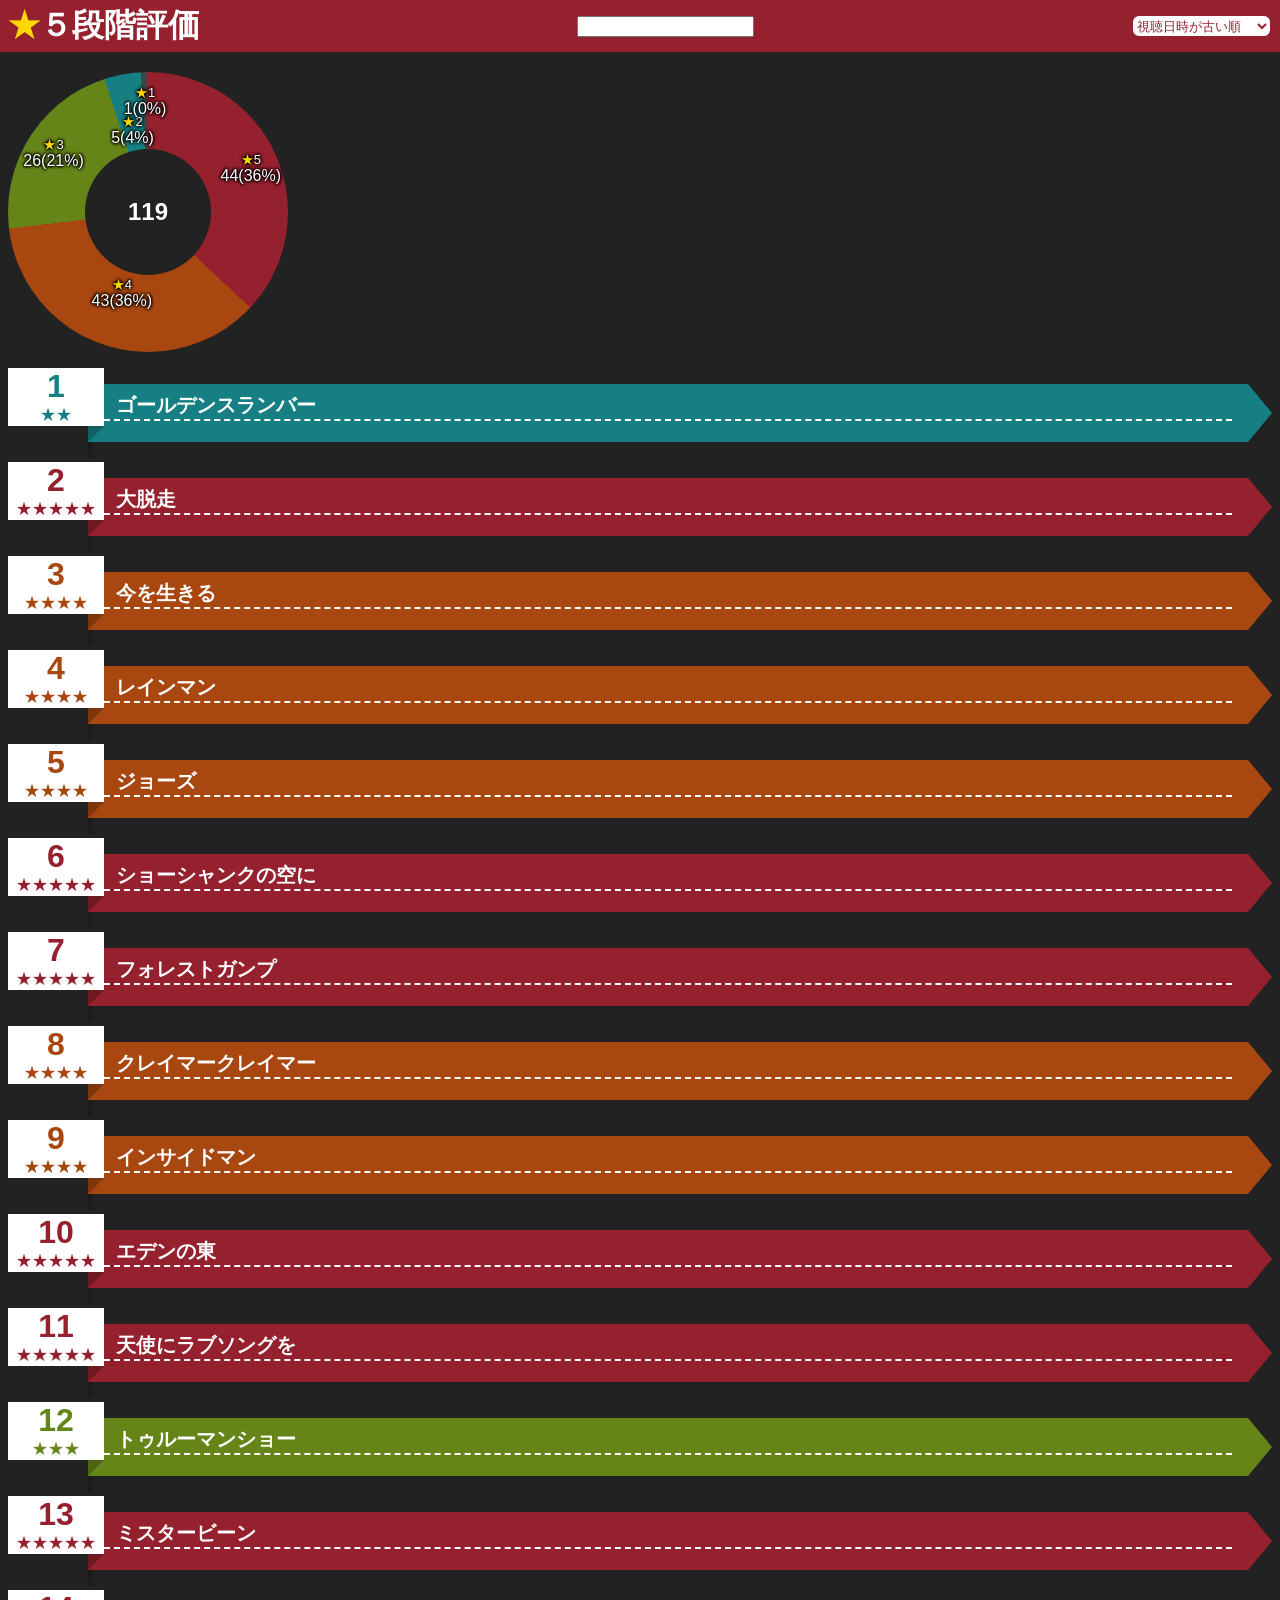
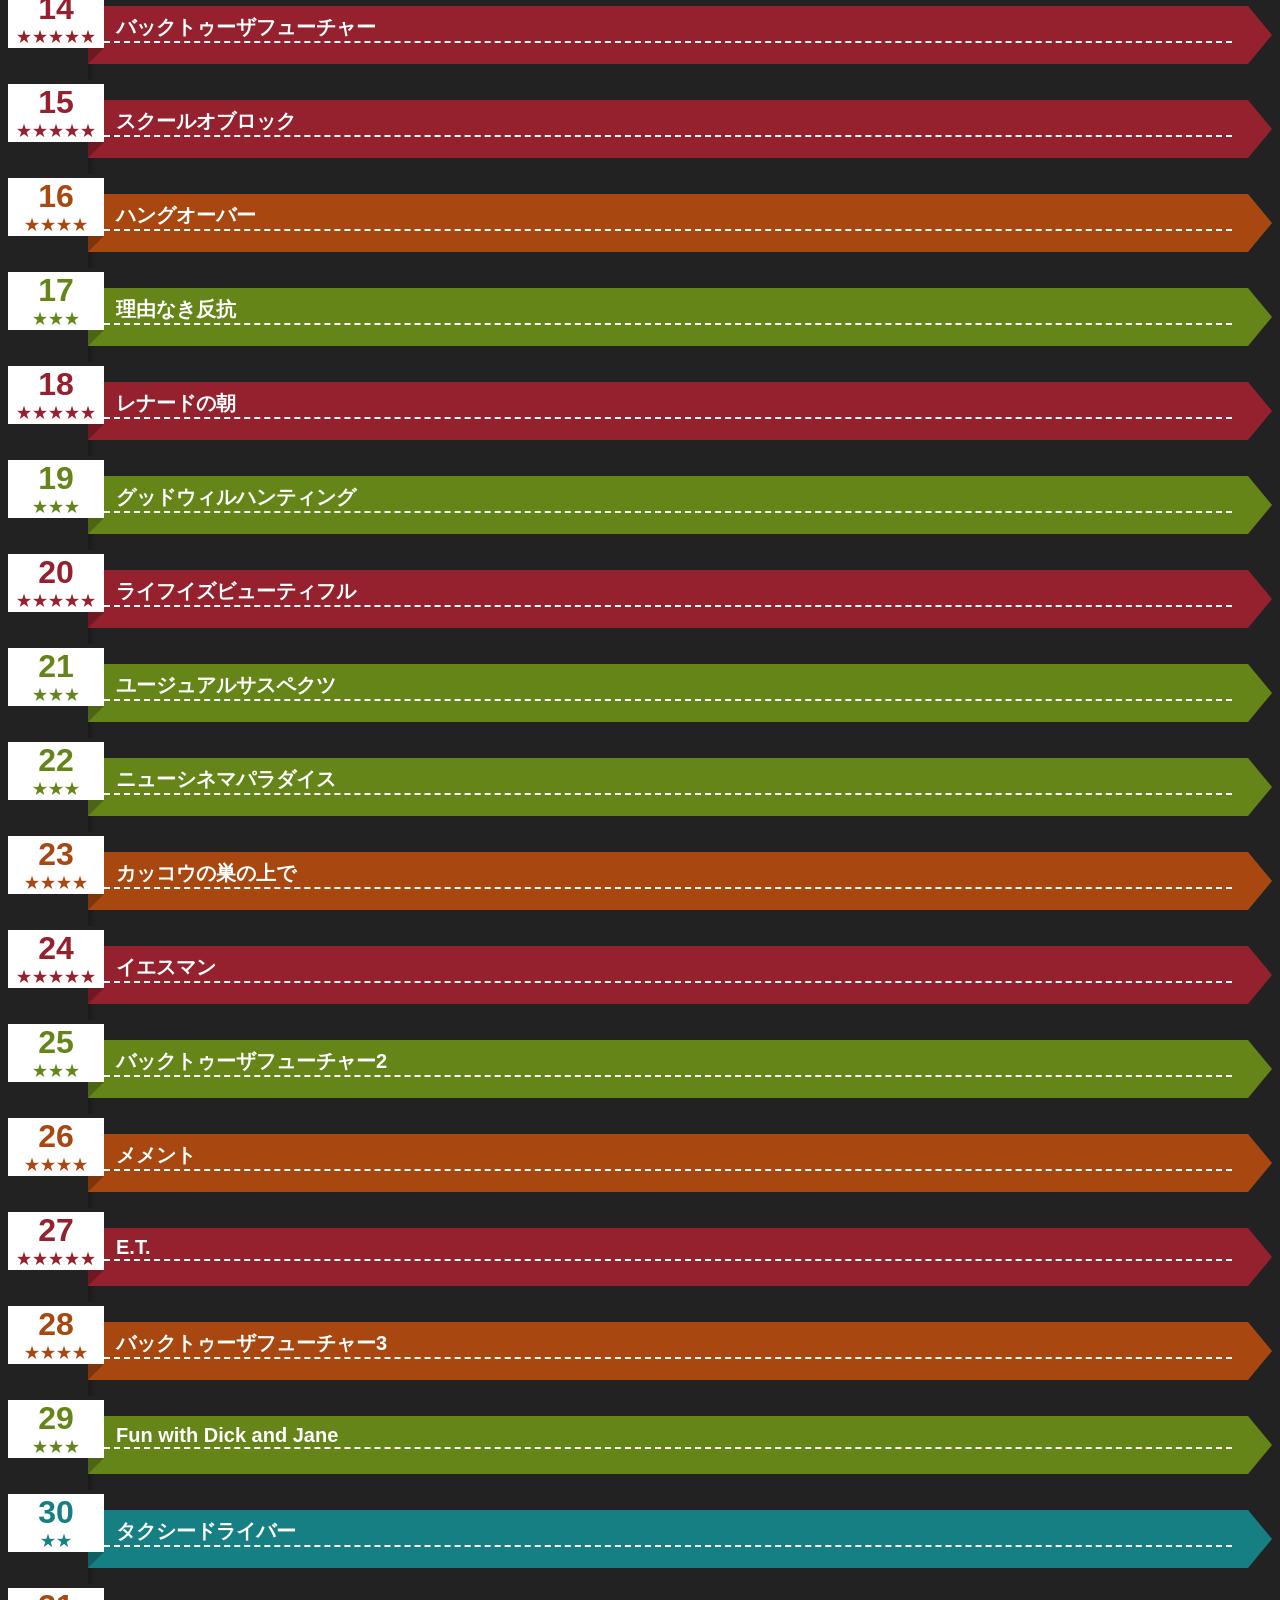
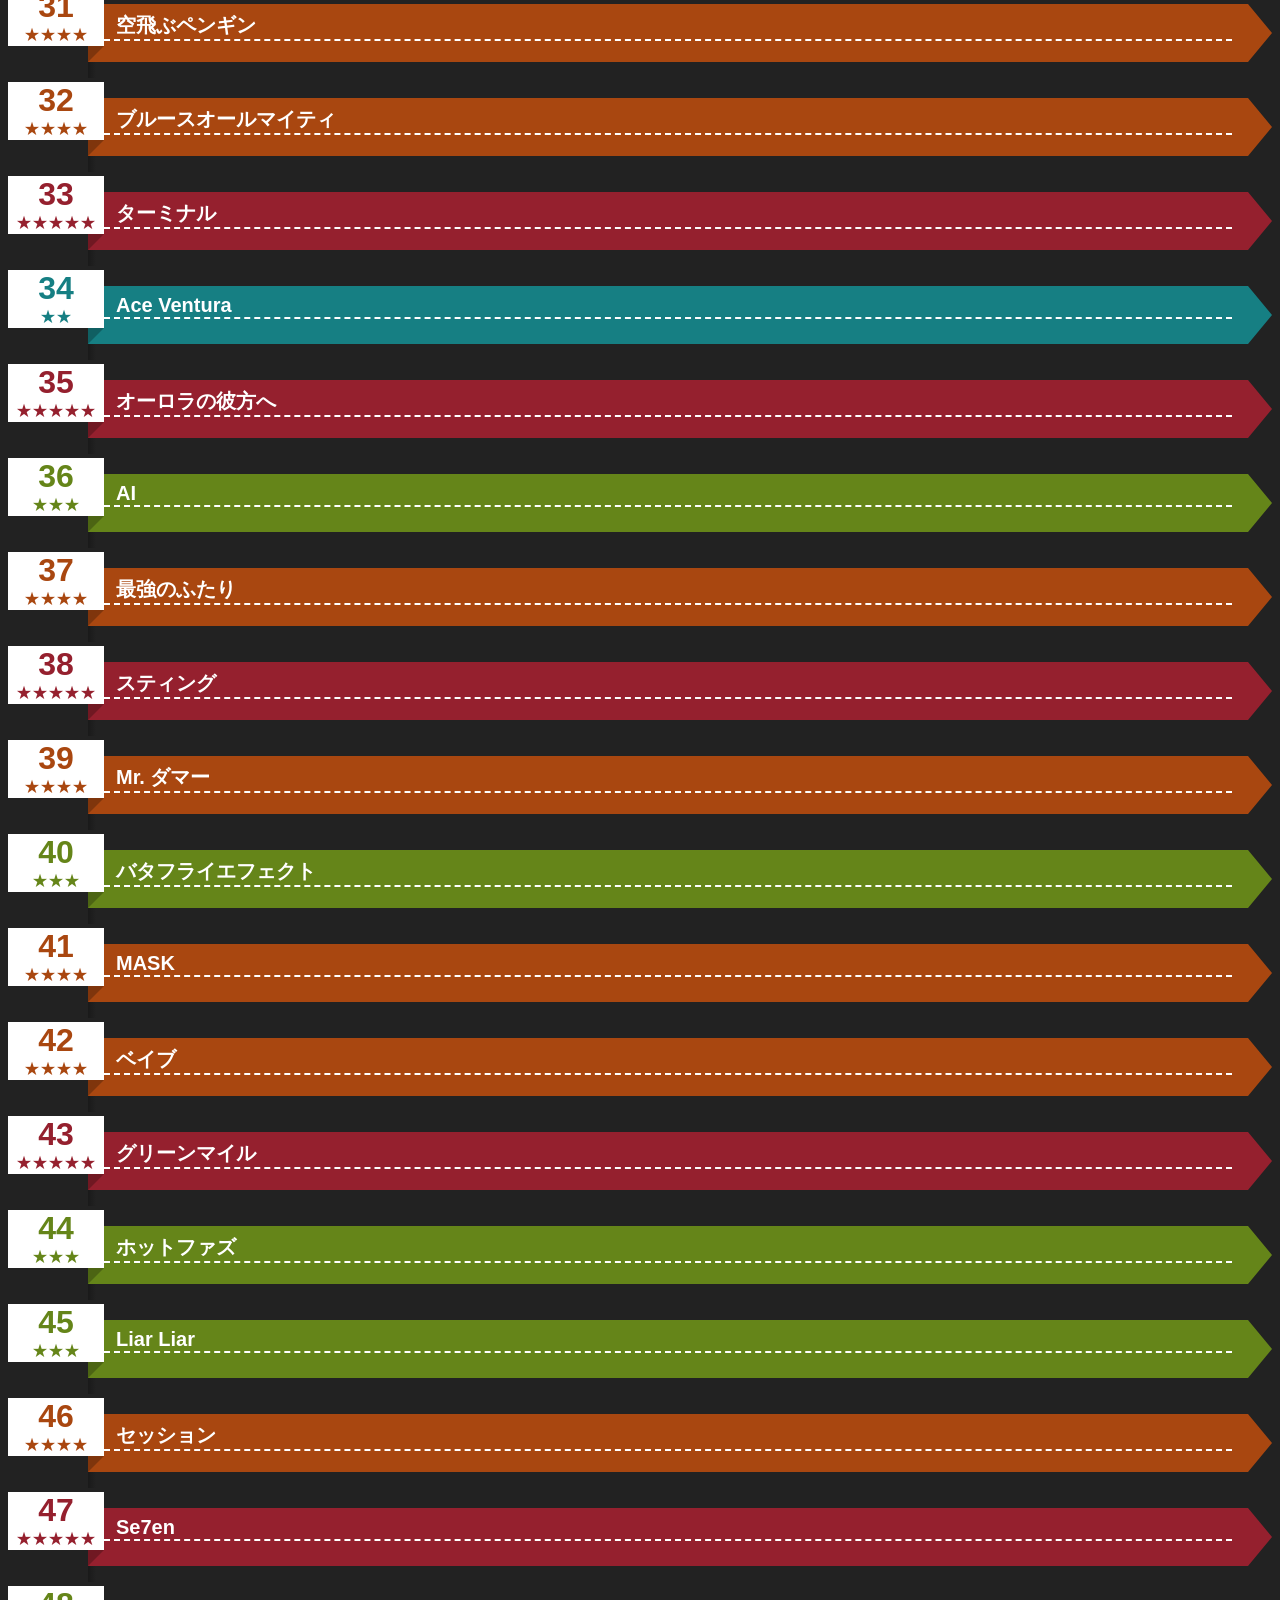
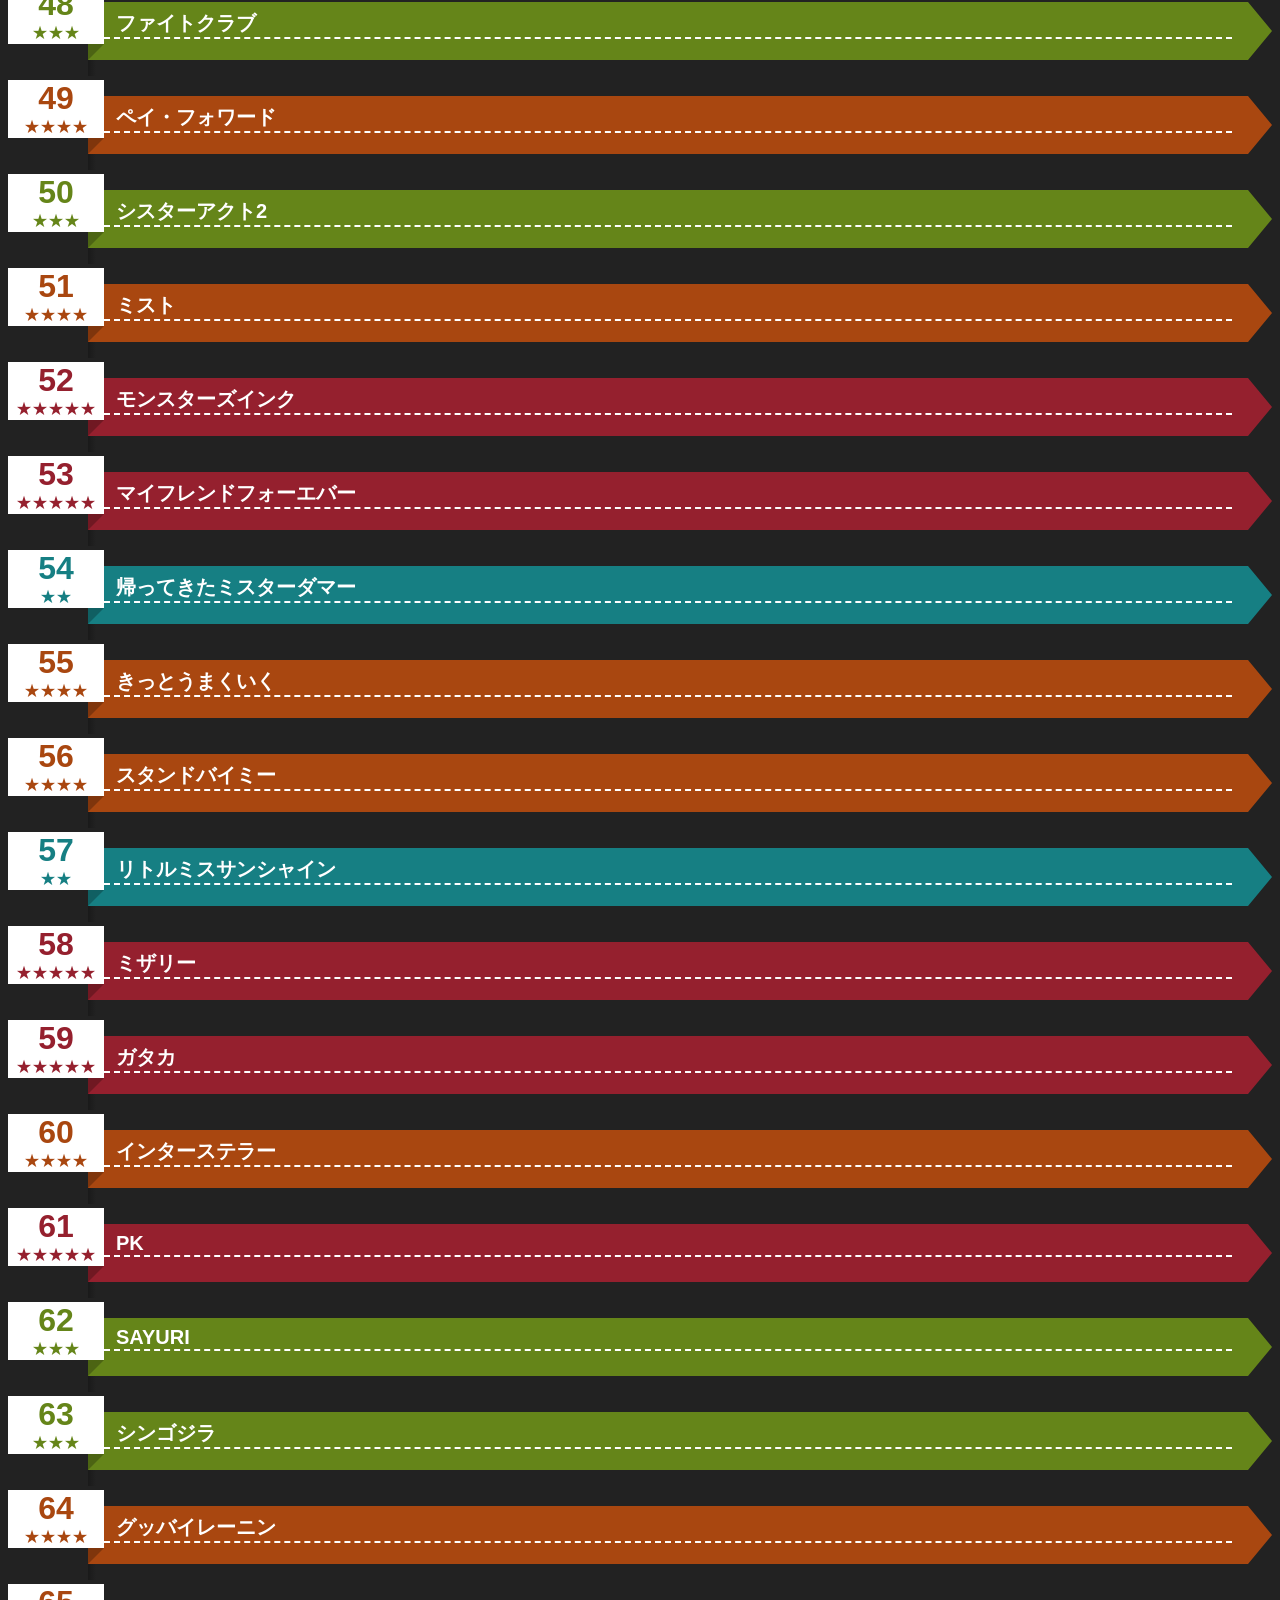
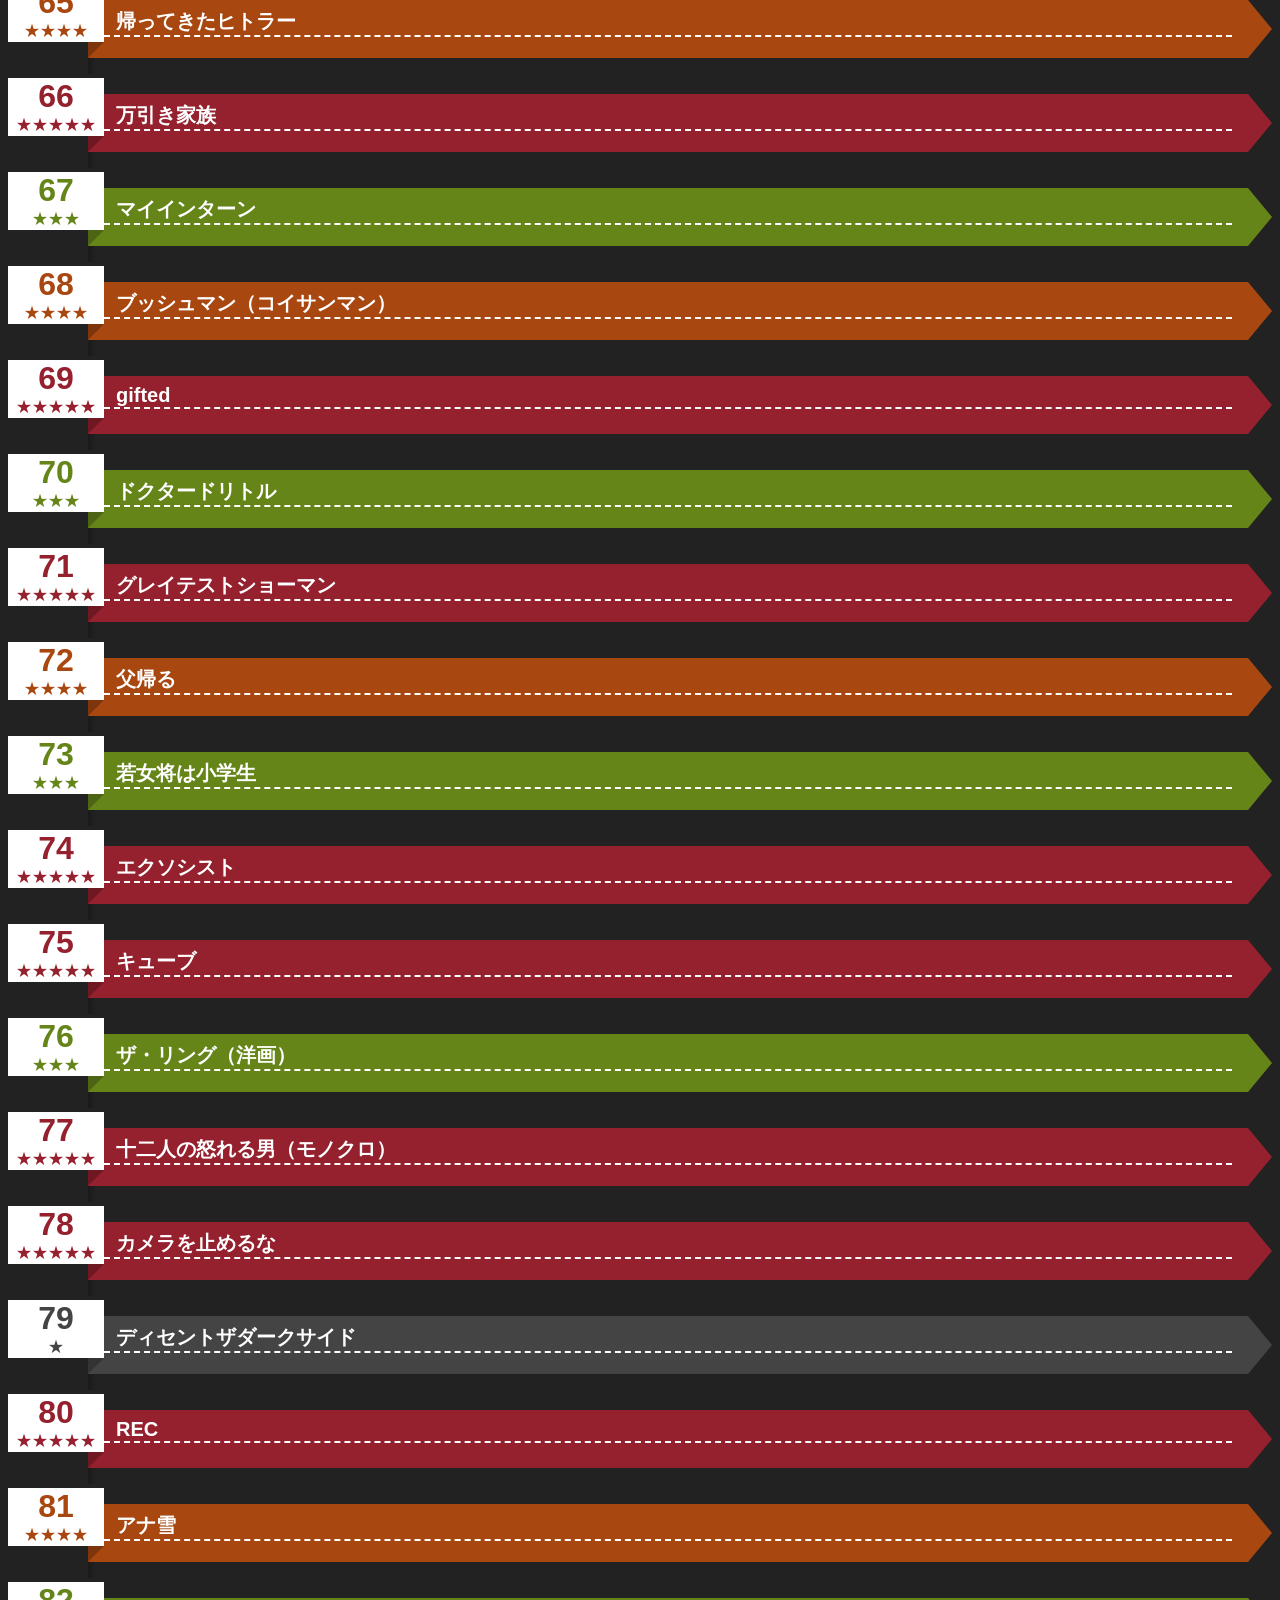
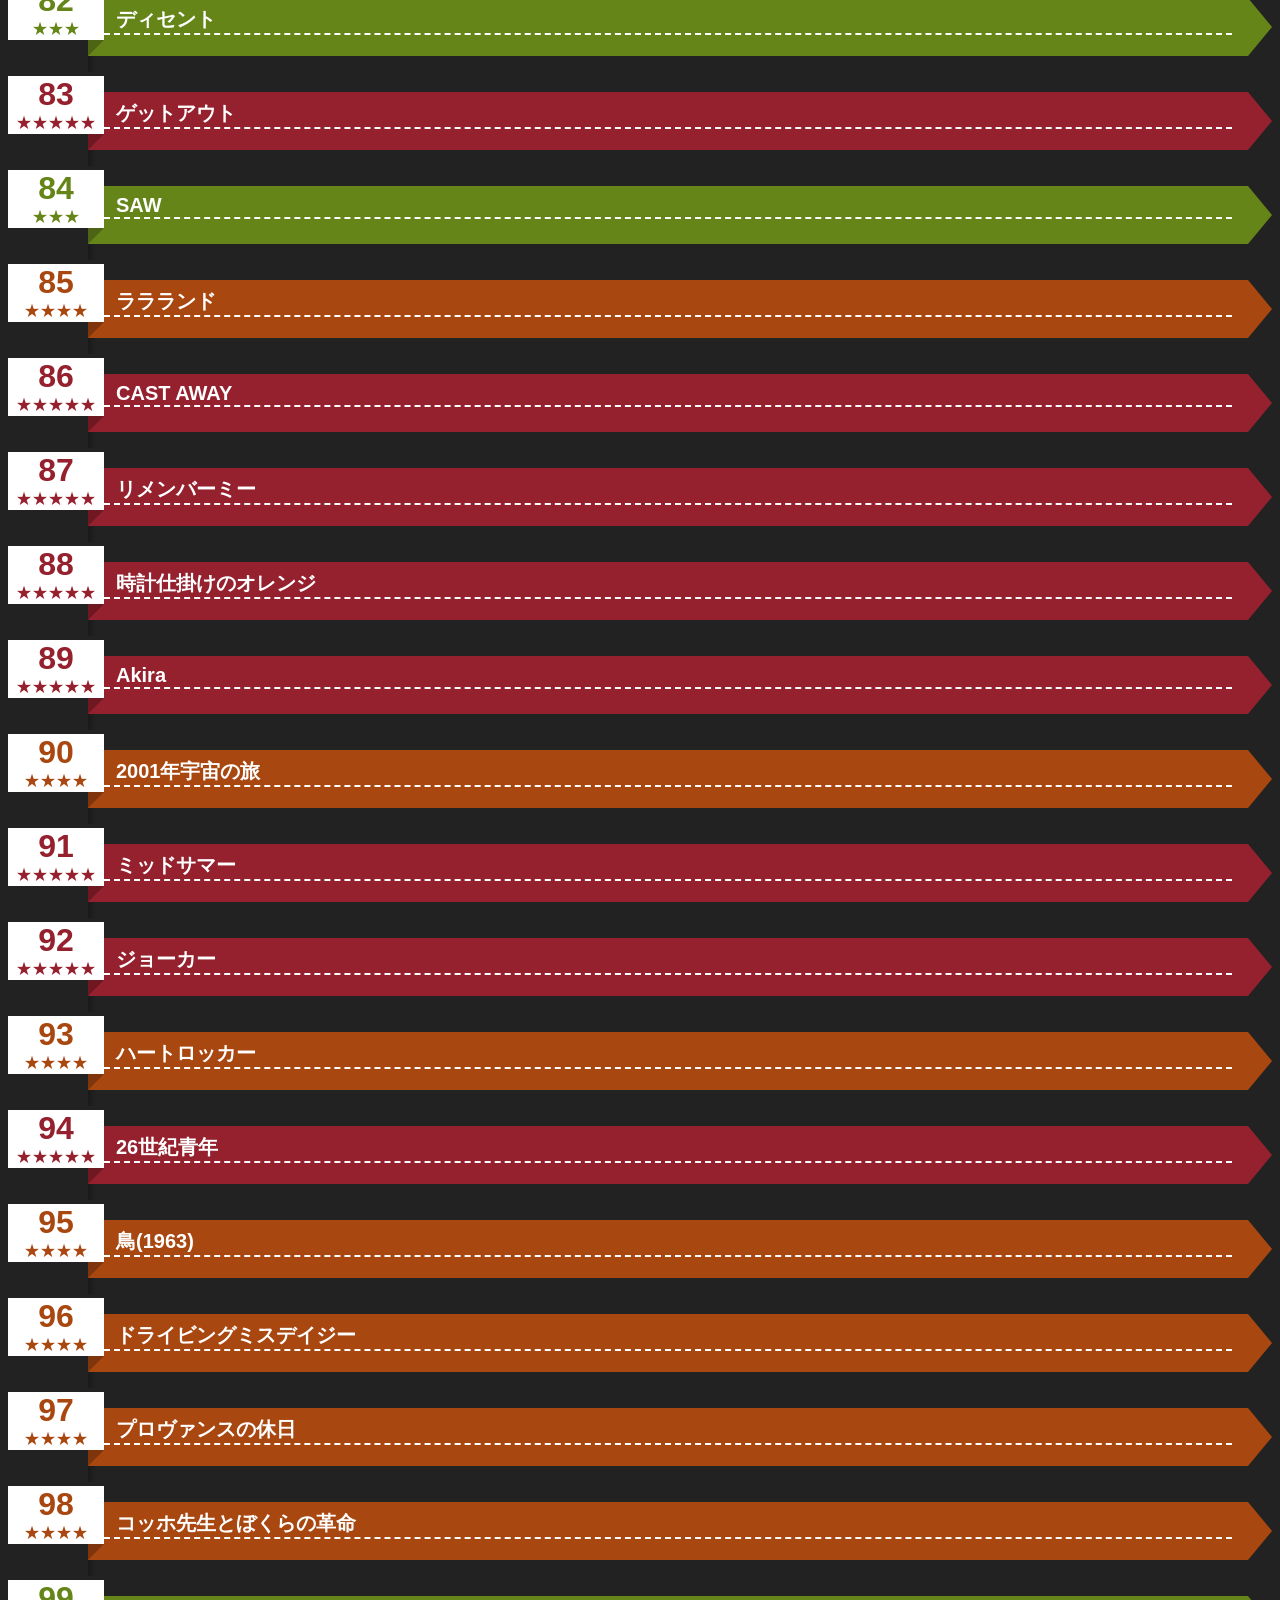
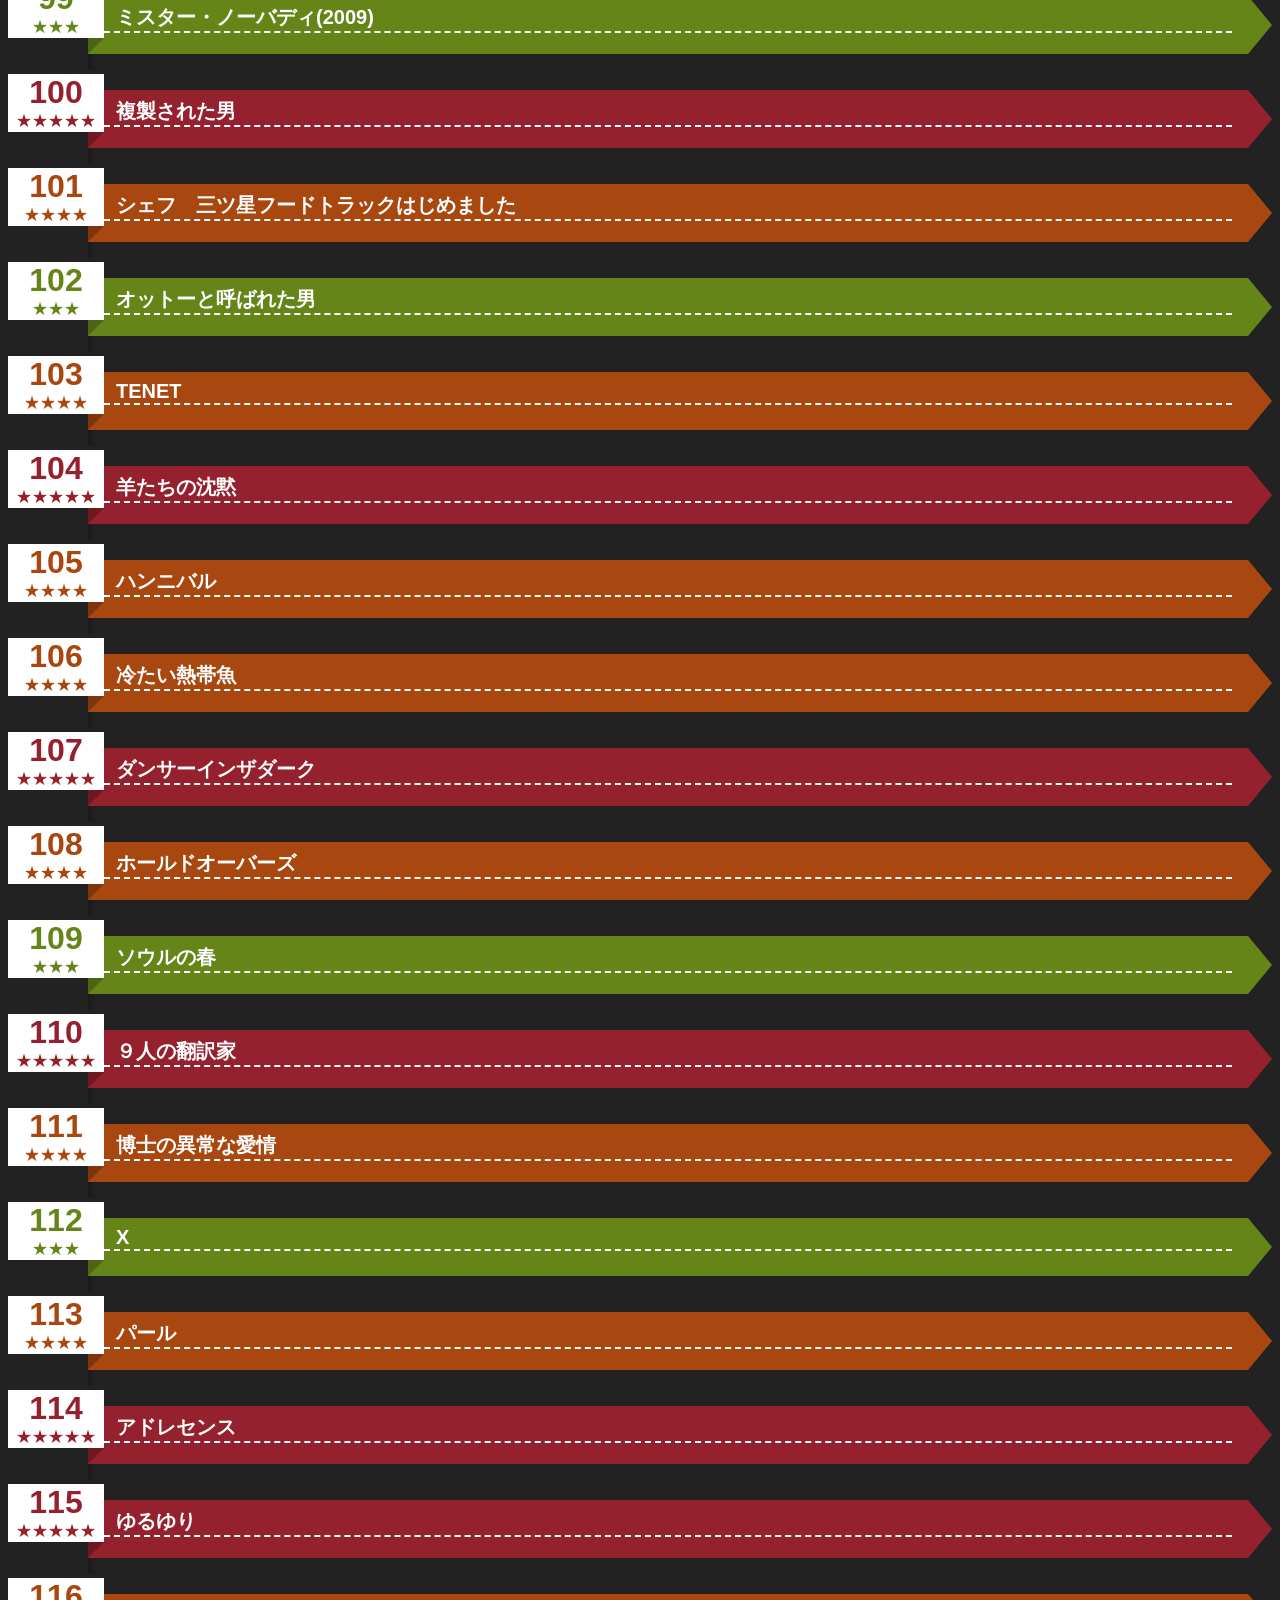
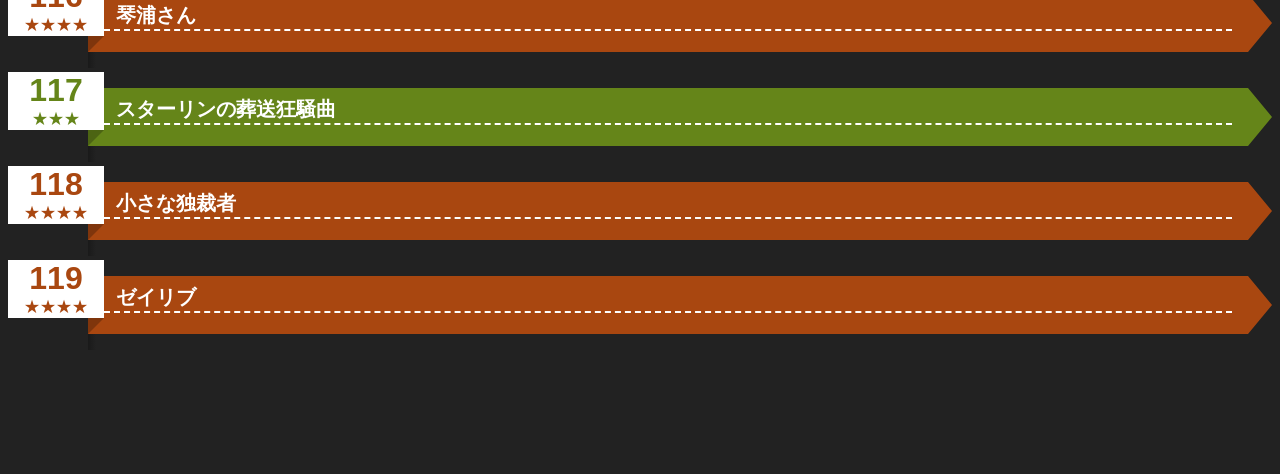
<file: index.html>
<!DOCTYPE html>
<html lang="ja">
    <header>
        <meta charset="utf-8">
        <title>映画リスト</title>
        <meta name="viewport" content="width=device-width, initial-scale=1.0">
        <link rel="stylesheet" type="text/css" href="./css/movieList.css">
        <script type='text/javascript' src="./films.txt"></script>
        <script type='text/javascript' src="./js/jquery-3.7.1.min.js"></script>
        <script type='text/javascript' src="./js/movieList.js"></script>
    </header>
    <body>
        <div id="header">
            <h1 id="description"><span>★</span>５段階評価</h1>
            <input id="searchBox" type="text">
            <select id="filter"></select>
        </div>
        <main>
            <div class="rateGraph"></div>
            <ol id="movieArea"></ol>
        </main>
    </body>
</html>
</file>
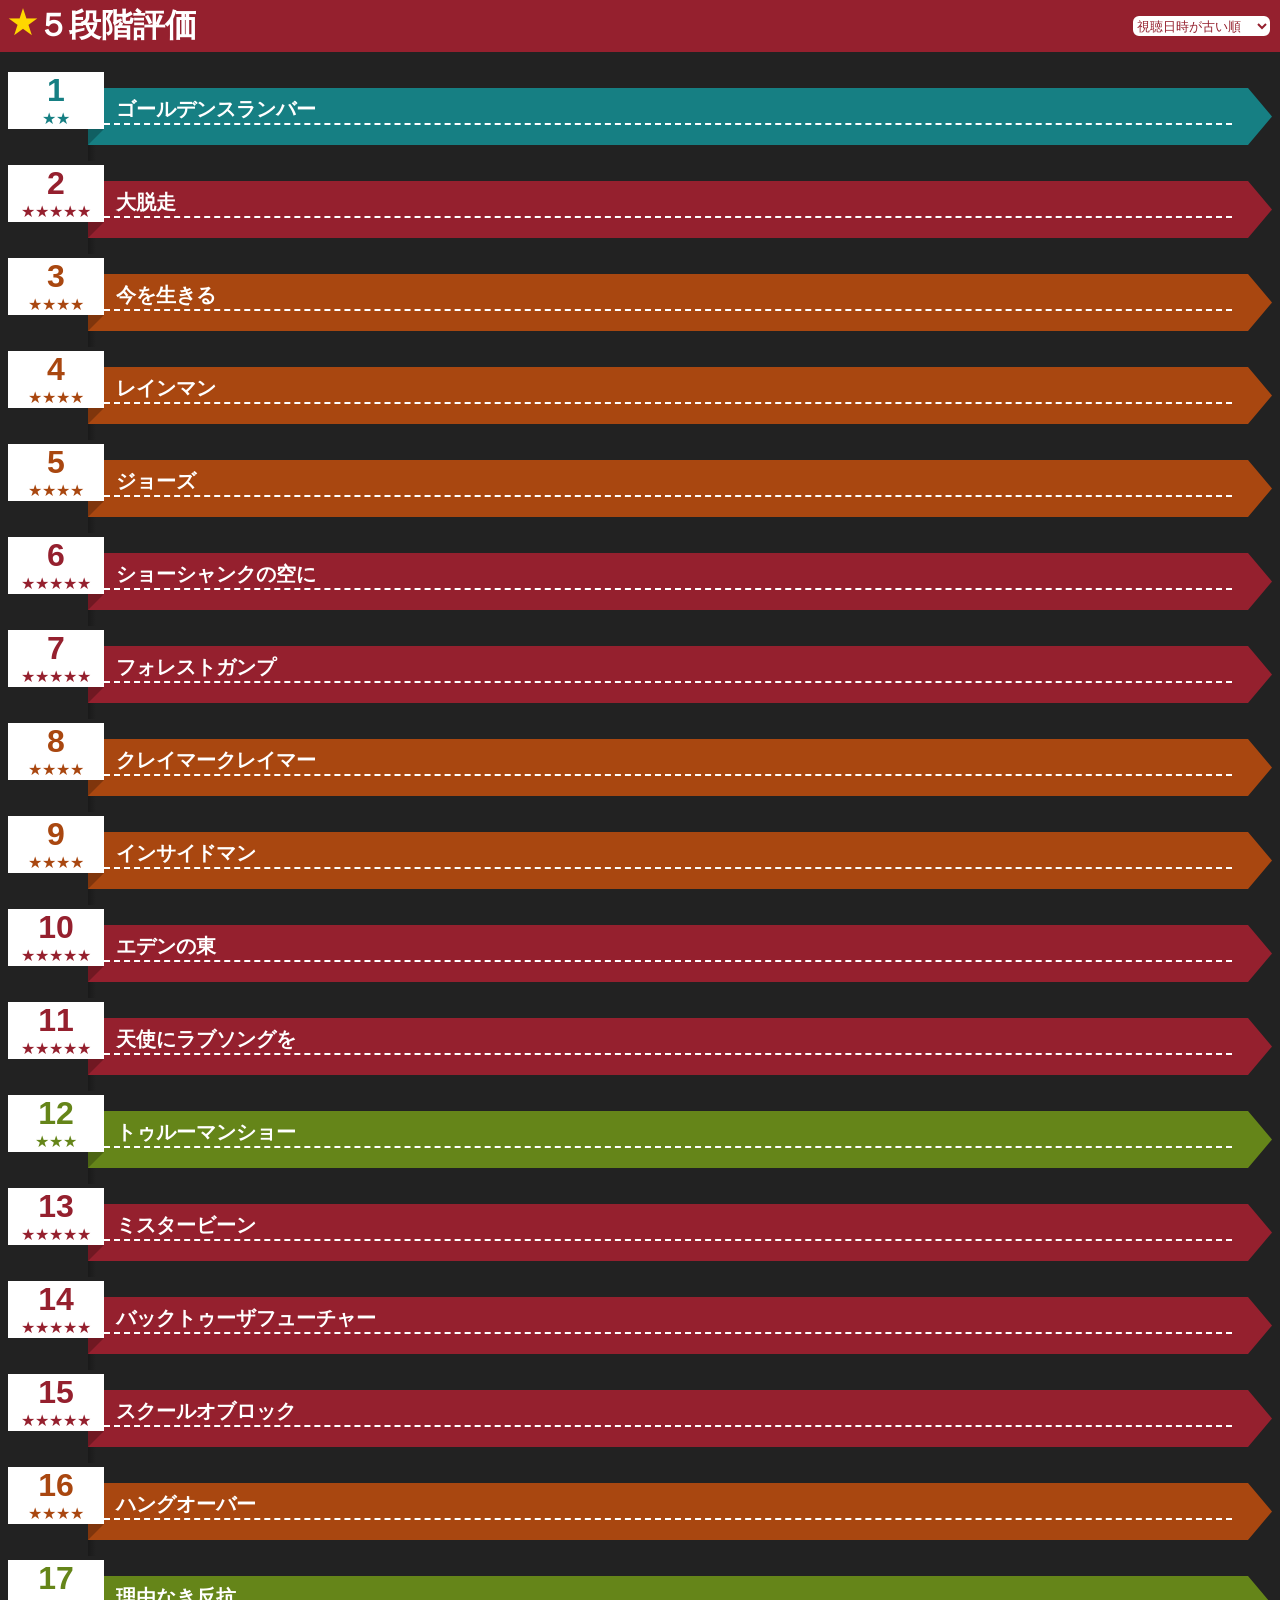
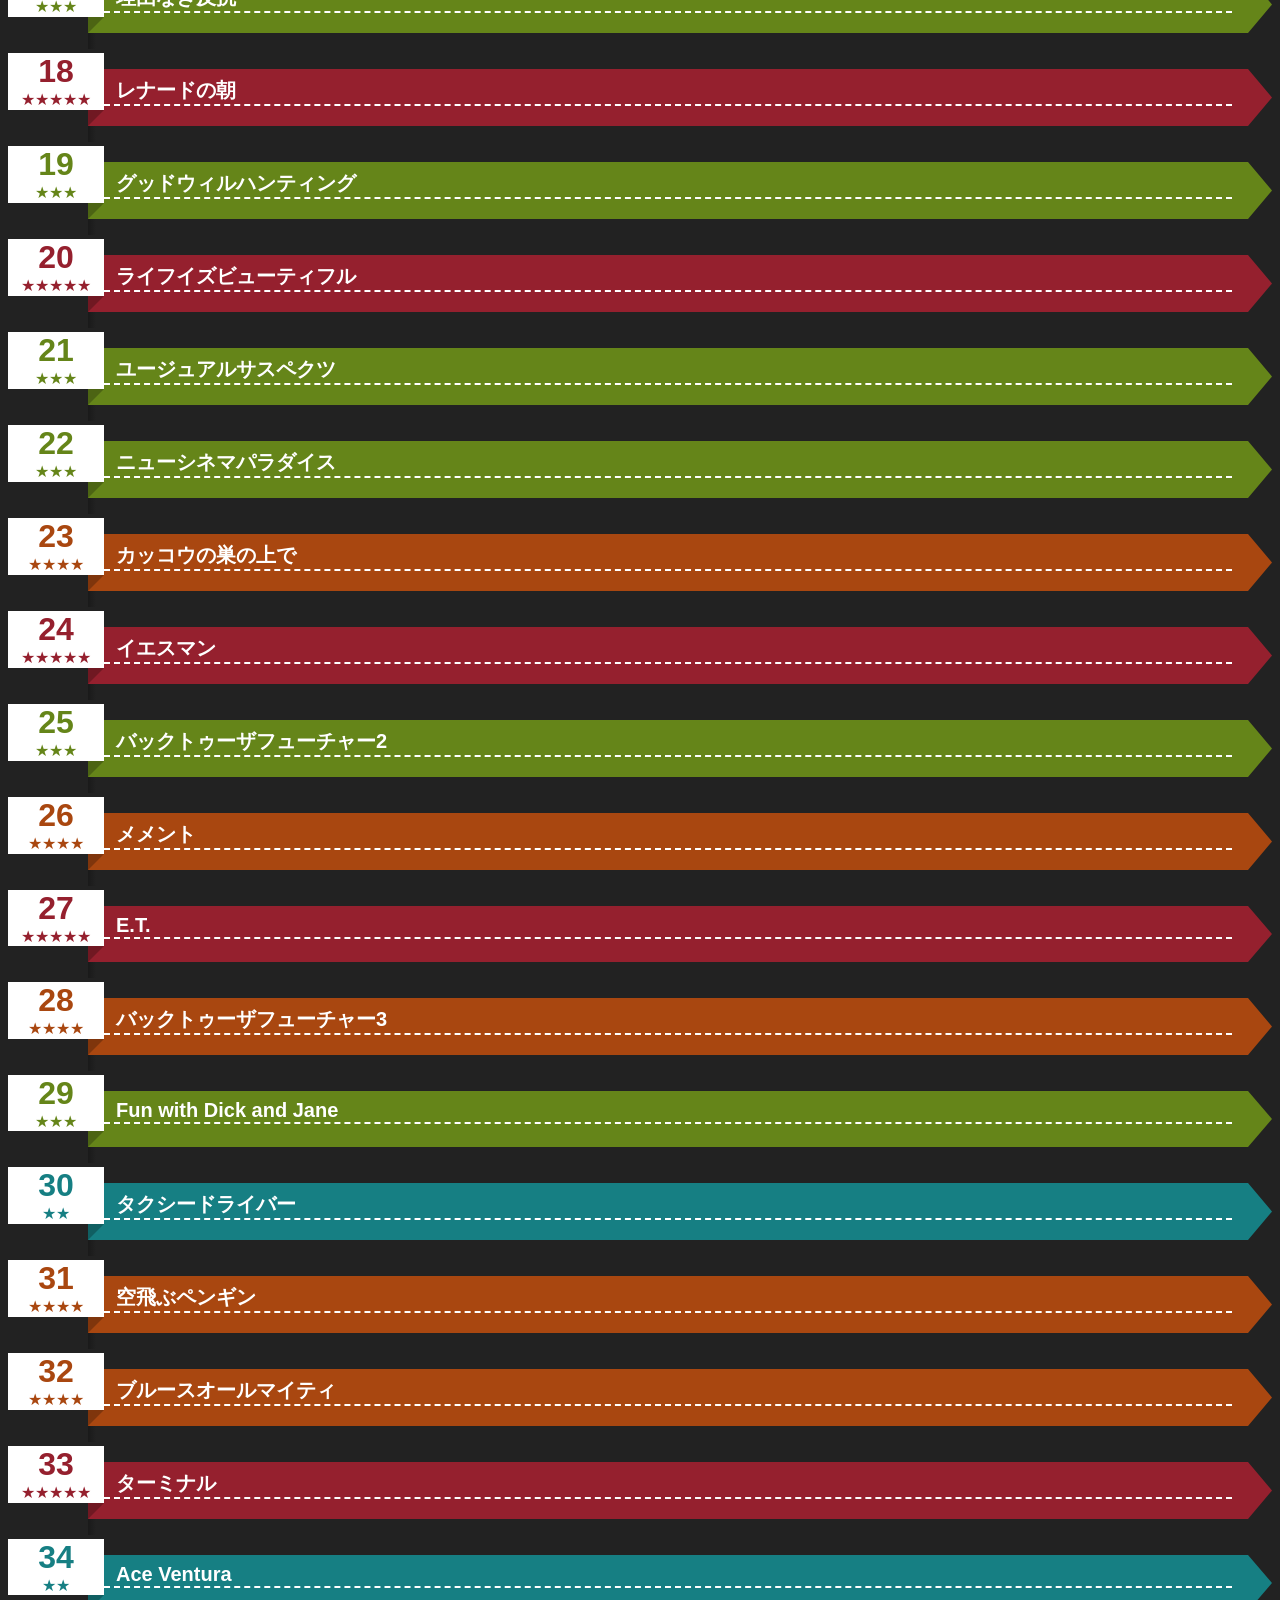
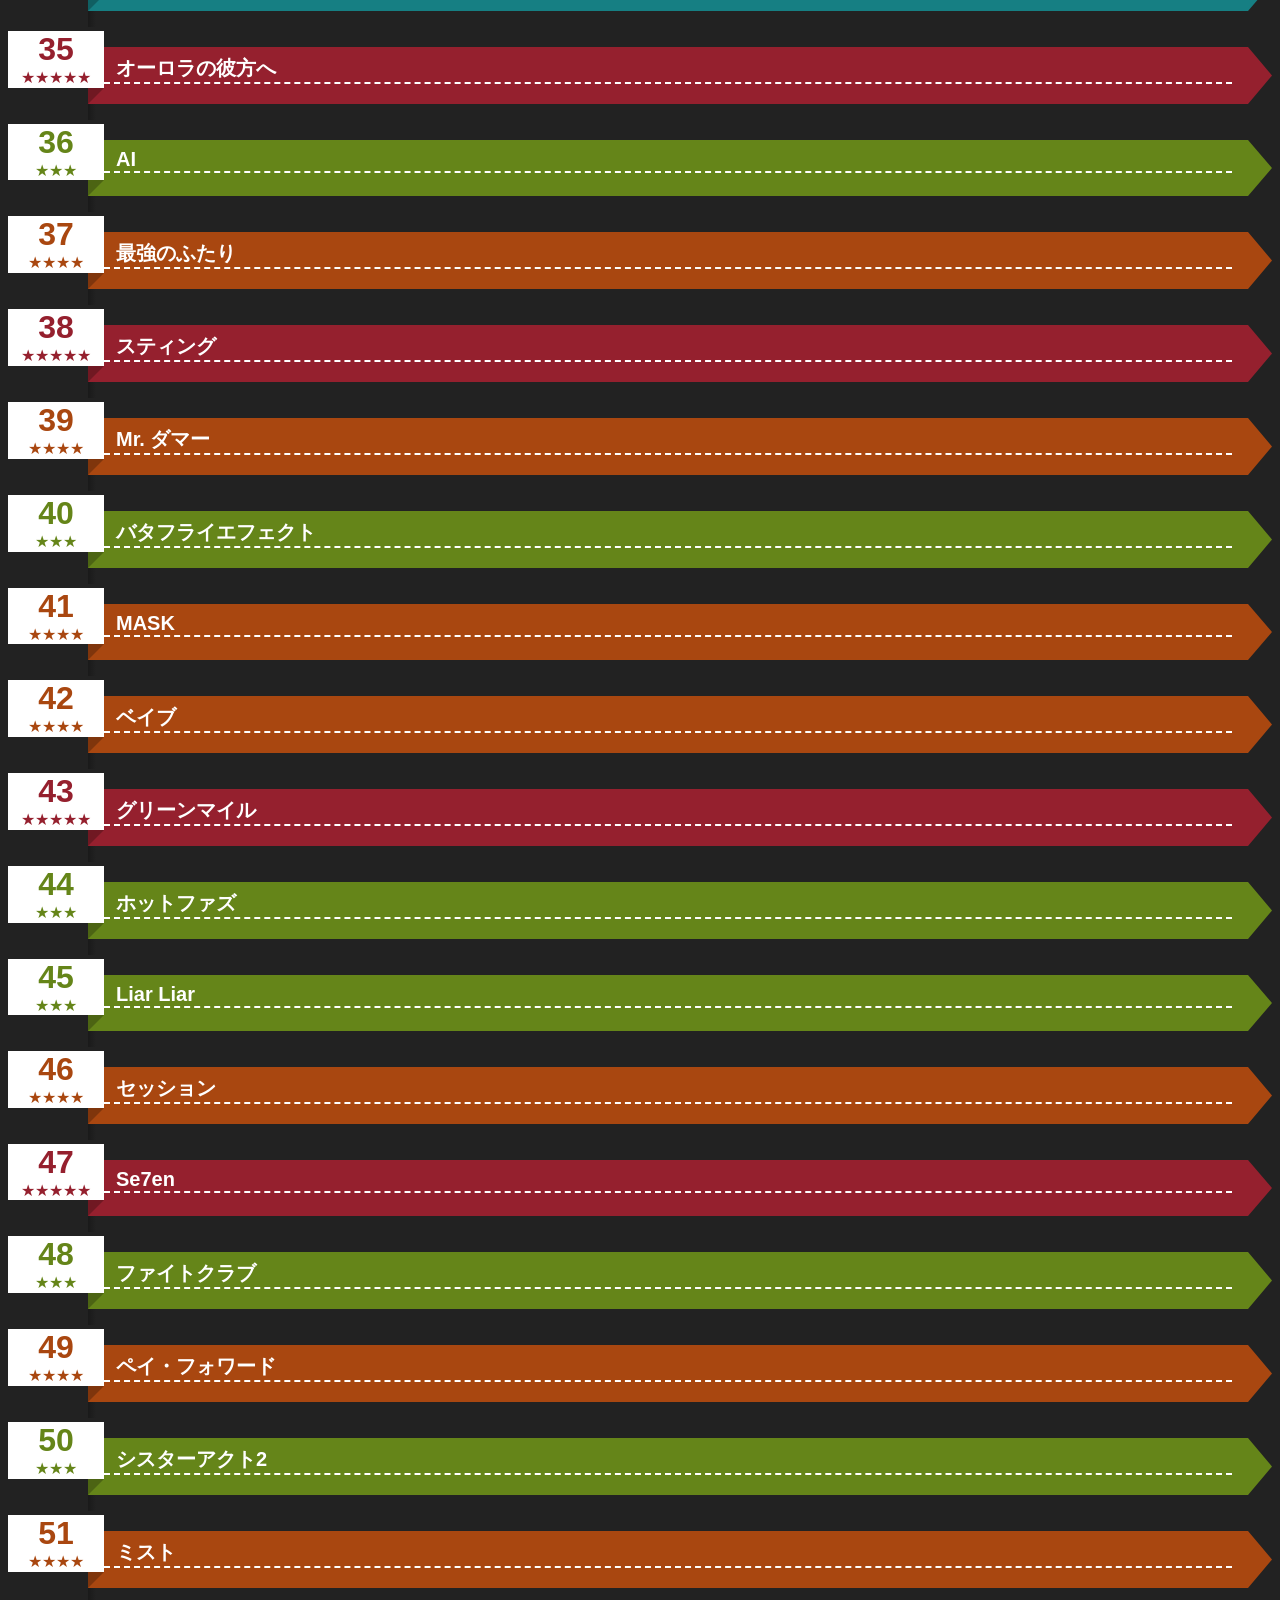
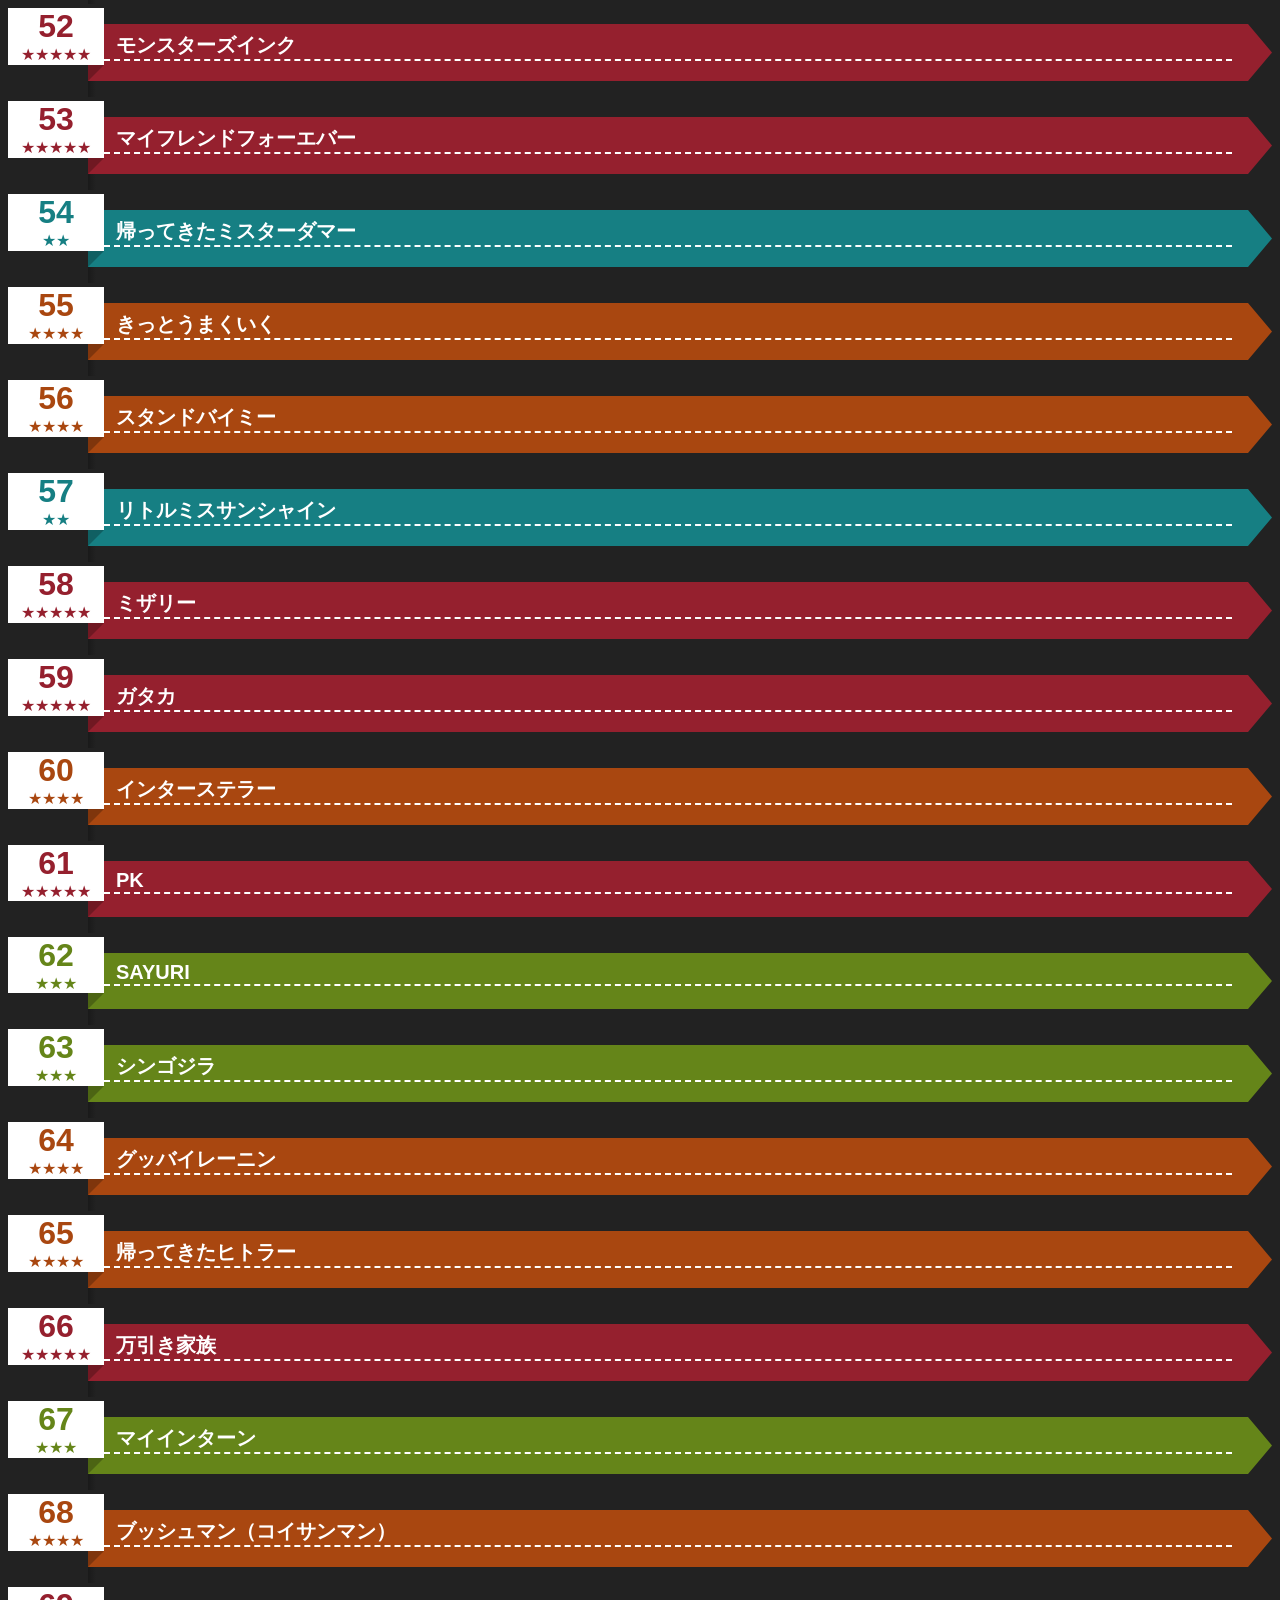
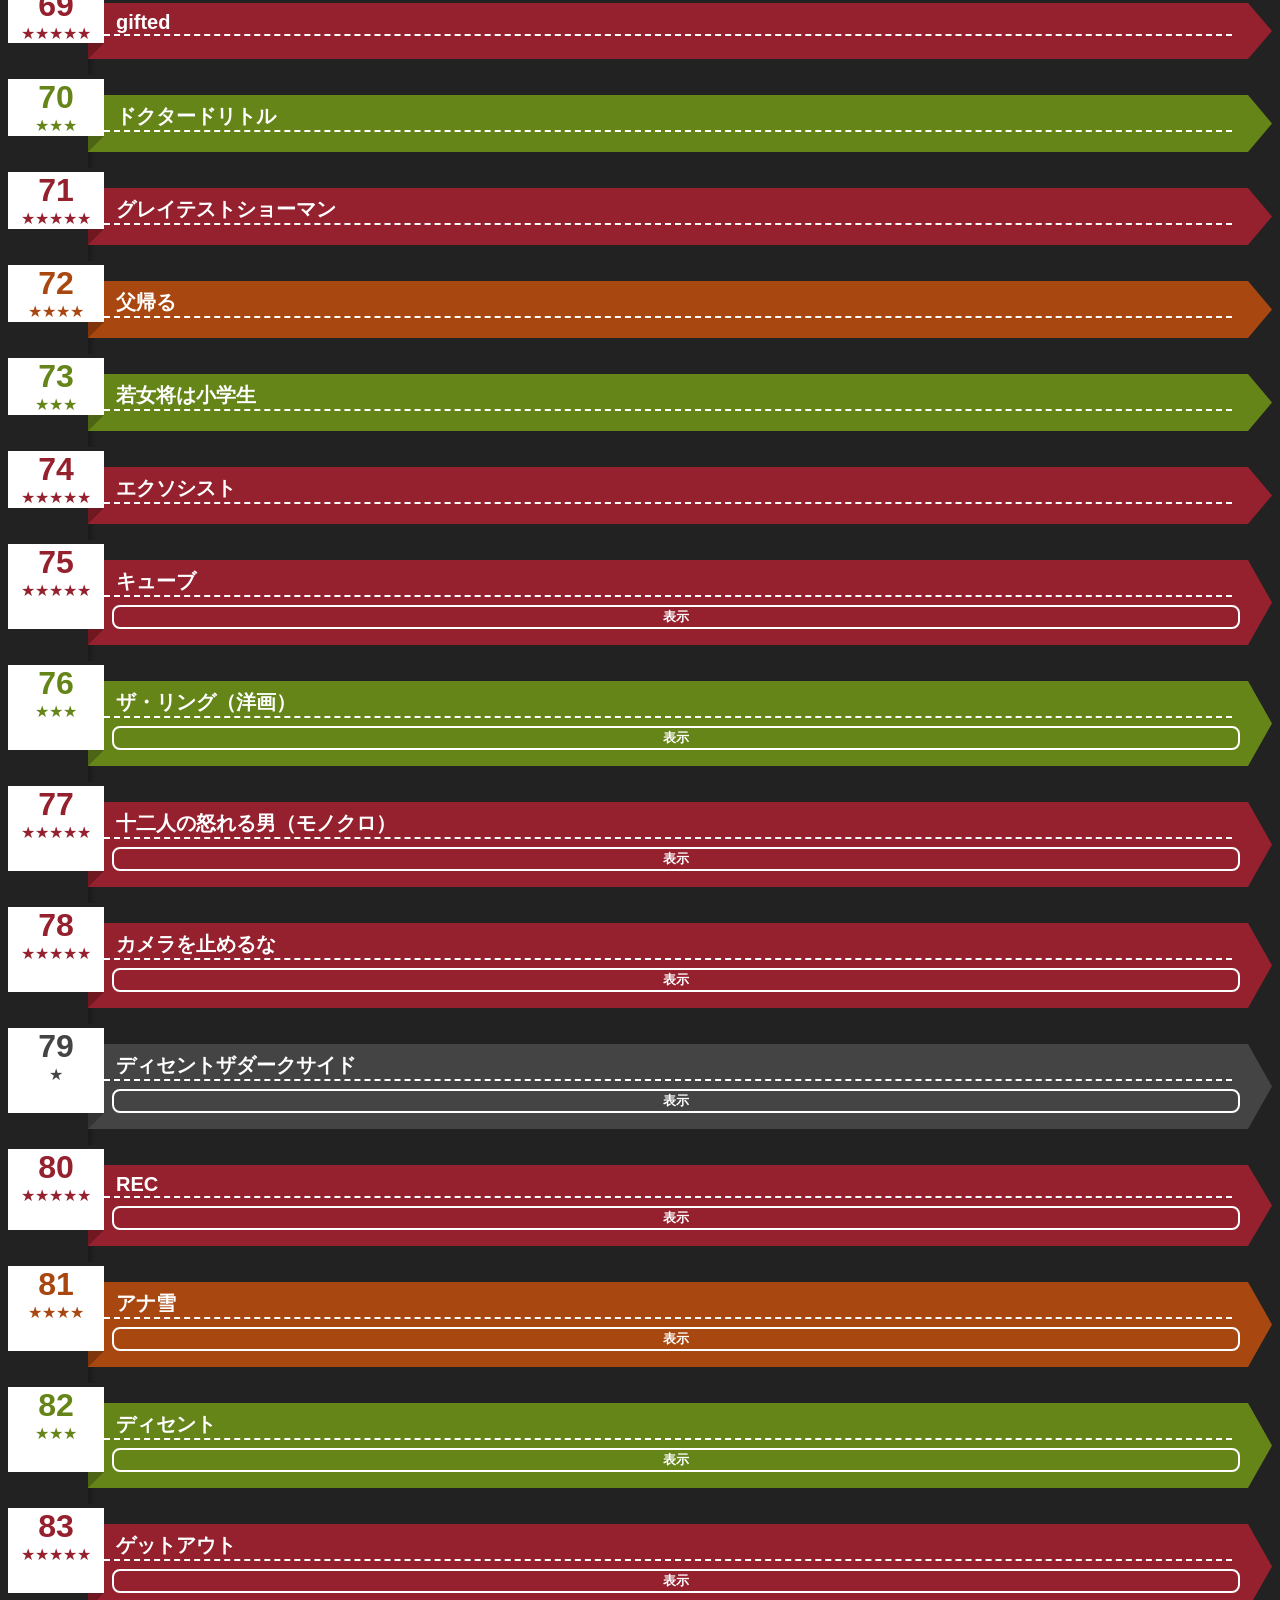
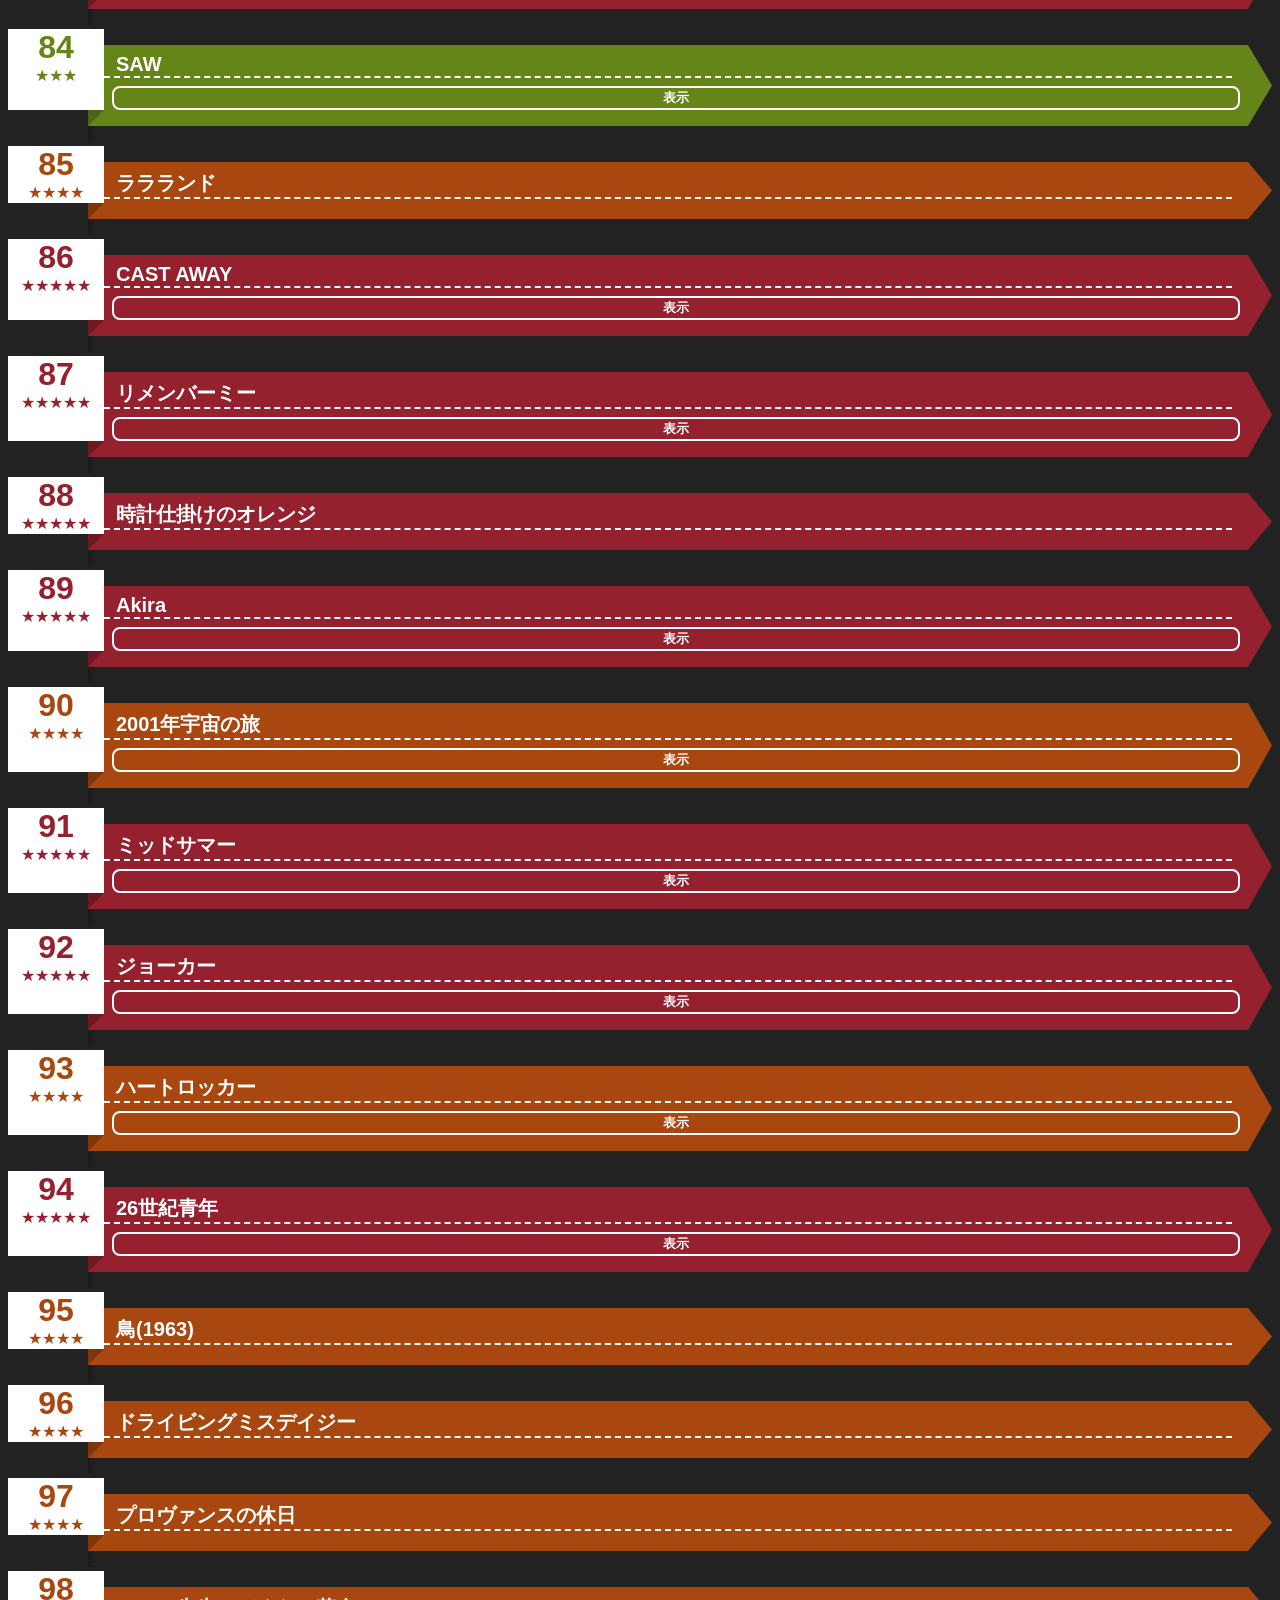
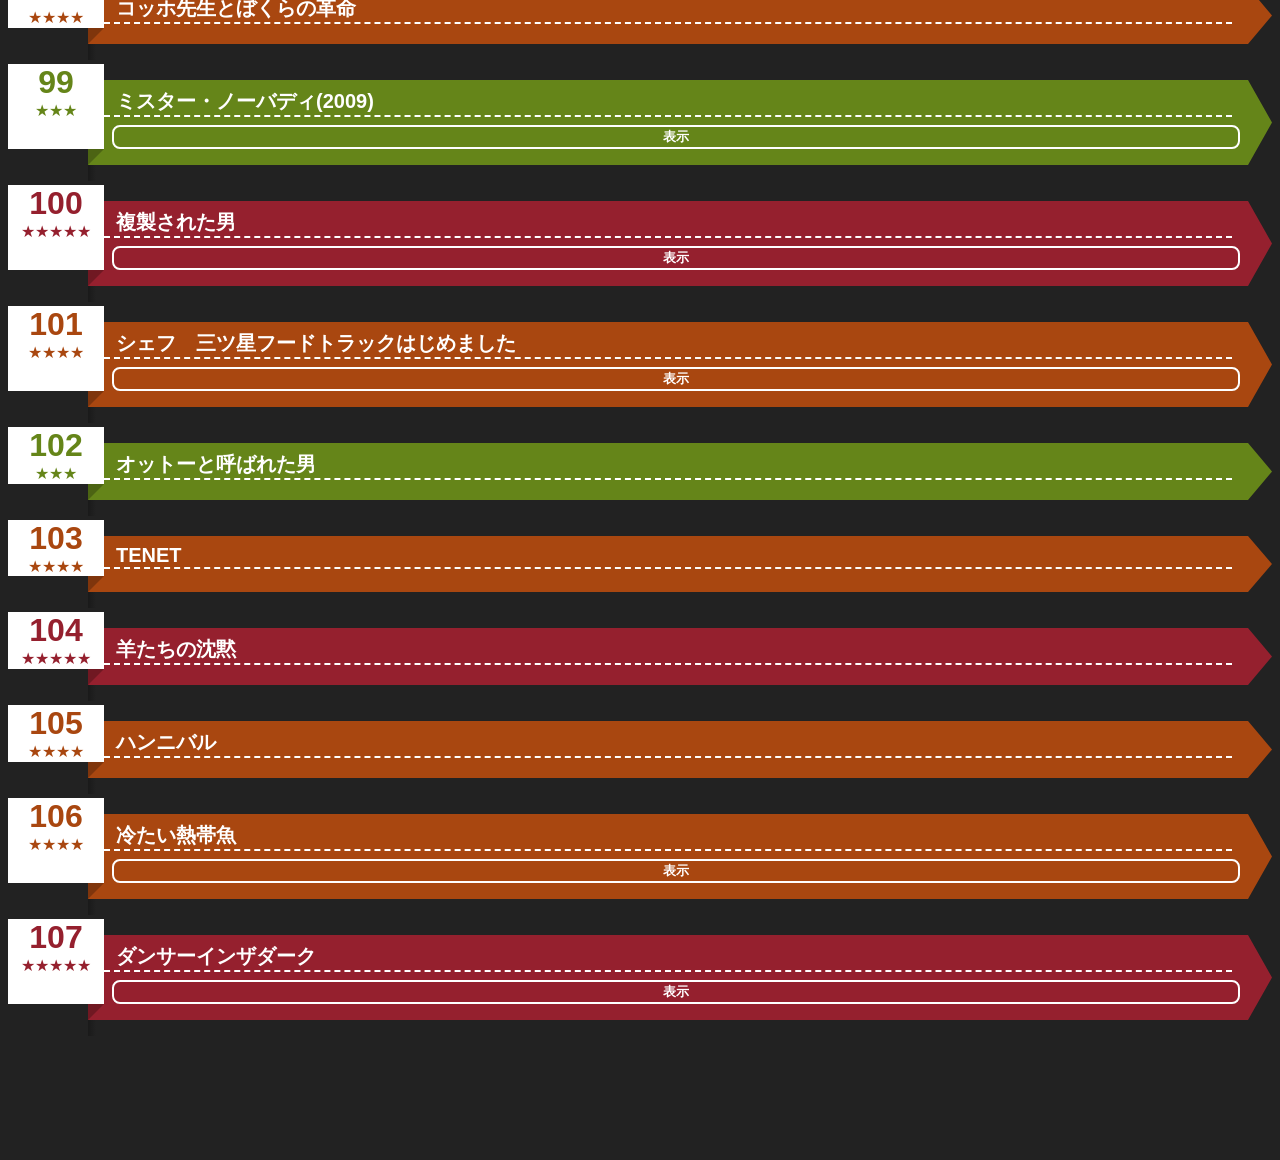
<file: movieList.html>
<!DOCTYPE html>
<html>
<header>
    <meta charset="utf-8">
    <title>映画リスト</title>
    <meta name="viewport" content="width=device-width, initial-scale=1.0">
    <link rel="stylesheet" type="text/css" href="./movieList.css">
    <script>
const RATE_COLORS = {
    0: '#444444',
    1: '#444444',
    2: '#167f83',
    3: '#658519',
    4: '#a94710',
    5: '#95202e',
};

const SORT_TYPES = {
    OLDER_DATE: { symbol: 'olderDate', text: '視聴日時が古い順' },
    LASTEST_DATE: { symbol: 'lastestDate', text: '視聴日時が新しい順' },
    HIGHER_RATE: { symbol: 'higherRate', text: '評価が高い順' },
    LOWER_RATE: { symbol: 'lowerRate', text: '評価が低い順' },
};

const RankController = {
    _sortType: SORT_TYPES.OLDER_DATE,
    _rankings: null,
    onLoaded(res) {
        const list = res.split(";");
        this._rankings = list.slice(0, list.length - 1).map((line, i) => {
            const [point = 0, title = '', desc = '', image] = line.split('|');
            return {
                id: i + 1,
                point: Number(point),
                title,
                desc: desc.replace(/^\n+/, ""),
                image: null,
                //image,
            };
        });

        const sortKey = location.hash.replace(/^#/, "");
        this._sortType = Object.values(SORT_TYPES).find(val => val.symbol === sortKey)
            || SORT_TYPES.OLDER_DATE;
        this.refreshSortElements();
        this.refreshList();
    },
    refreshSortElements() {
        const target = document.getElementById("filter");
        target.innerHTML = Object.keys(SORT_TYPES).reduce((r, key) => {
            const { text } = SORT_TYPES[key];
            return r.concat(
                `<option value='${key}' ${this._sortType === SORT_TYPES[key] ? 'selected' : ''}>${text}</option>`
            );
        }, '');
        target.addEventListener('change', this.sortRanking.bind(this, target));
    },
    sortRanking(target) {
        this._sortType = SORT_TYPES[target.value];
        location.hash = this._sortType.symbol;
        this.refreshList();
    },
    refreshList() {
        const array = this._rankings.slice();
        switch (this._sortType) {
            case SORT_TYPES.OLDER_DATE:   break;
            case SORT_TYPES.LASTEST_DATE: array.reverse(); break;
            case SORT_TYPES.HIGHER_RATE:  array.sort((a, b) => b.point - a.point); break;
            case SORT_TYPES.LOWER_RATE:   array.sort((a, b) => a.point - b.point); break;
        };
        document.getElementById("movieArea").innerHTML = array.reduce((r, { id, point, title, desc, image }) => {
            const button = desc ?
                `<button onclick='RankController.showReview(${id})'>表示</button>` : '';
            return r.concat(`
                <li class='movieInfo' value='${id}' style='--cardColor: ${RATE_COLORS[point]}'>
                    <div class='number'>
                        <div class='id'>${id}</div>
                        <div class='rate'>${"★".repeat(point)}</div>
                    </div>
                    <div class='content'>
                        ${image ? `<img src='img/${image}.jpg' alt='${image}'>` : ''}
                        <h3 class='title'>${title}</h3>
                        ${button}
                        <p class='desc'>${desc.replace(/\n/g, '<br>')}</p>
                    </div>
                </li>
            `);
        }, '');
        // TODO image tap
    },
    showReview(id) {
        const desc = document.querySelector(`.movieInfo[value="${id}"]`);
        desc.classList.add('shown');
    }
};

Promise.all([
    new Promise(resolve => {
        const script = document.createElement('script');
        script.src = './formatted.txt';
        script.addEventListener('load', resolve);
        document.head.appendChild(script);
    }),
    new Promise(resolve => window.addEventListener('load', resolve))
])
    .then(() => RankController.onLoaded(TEXTS));
    </script>
</header>
    <body>
        <div id="header">
            <h1 id="description"><span>★</span>５段階評価</h1>
            <select id="filter"></select>
        </div>
        <main>
            <ol id="movieArea"></ol>
        </main>
    </body>
</html>
</file>
<file: css/movieList.css>
body {
    background-color: #222;
    font-family: sans-serif;
    color: #fff;
}

main {
    padding: 4em 0 4em;
}

#header {
    background-color: #95202e;
    position: fixed;
    left: 0;
    right: 0;
    top: 0;
    z-index: 1000;

    display: flex;
    padding: 4px 8px;
    flex-wrap: wrap;
    align-content: space-around;
    justify-content: space-between;
    align-items: center;
}

#header h1 {
    margin: 0;
    padding: 0;
    display: inline-flex;
    justify-content: flex-start;
}

#header h1 span {
    color: gold;
}

#filter {
    height: 1.8em;
    display: inline-flex;
    justify-content: flex-end;

    background-color: white;
    color: #95202e;
    border: 2px #95202e solid;
    border-radius: 8px;
}

#movieArea {
    list-style: none;
    display: flex;
    flex-direction: column;
    --cardsGap: 1rem;
    padding-bottom: var(--cardsGap);
    list-style-type: none;
    padding-left: 0;
}

.movieInfo {
    display: flex;
    color: white;
    --labelOffset: 1rem;
    --arrowClipSize: 1.5rem;
    margin-left: calc(-1* var(--cardsGap));
    margin-bottom: 36px;
}

.movieInfo .number {
    background: white;
    color: var(--cardColor);
    transform: translateX(var(--labelOffset)) translateY(calc(-1 * var(--labelOffset)));
    z-index: 1;
    text-align: center;
}

.movieInfo .id {
    font-size: 2em;
    font-weight: 700;
}

.movieInfo .rate {
    font-size: 1em;
    margin: 0;
    width: 6em;
}

.movieInfo .content {
    background-color: var(--cardColor);
    --inlinePadding: 1em;
    --boxPadding: 1em;
    padding: var(--boxPadding)
        calc(var(--inlinePadding) + var(--arrowClipSize))
        var(--boxPadding)
        var(--inlinePadding);
    clip-path: polygon(
        0 0,
        calc(100% - var(--arrowClipSize)) 0,
        100% 50%,
        calc(100% - var(--arrowClipSize)) 100%,
        calc(100% - var(--arrowClipSize)) calc(100% + var(--cardsGap)),
        0 calc(100% + var(--cardsGap))
    );
    position: relative;
    width: 100%;
}

.movieInfo .content::before {
    content: "";
    position: absolute;
    width: var(--labelOffset);
    height: var(--labelOffset);
    background: var(--cardColor);
    left: 0;
    bottom: 0;
    clip-path: polygon(0 0, 100% 0, 0 100%);
    filter: brightness(0.75);
}

.movieInfo .content::after {
    content: "";
    position: absolute;
    height: 24px;
    width: var(--cardsGap);
    background: linear-gradient(to right, rgba(0, 0, 0, 0.25), transparent 50%);
    left: 0;
    top: 100%;
}

.movieInfo .content .title {
    font-size: 1.25em;
    border-bottom: 2px white dashed;
    margin: -8px 0 4px;
    padding: 0px 12px;
}

.movieInfo .content .desc {
    margin: 0;
    padding: 4px 12px 0px;
    display: none;
}

.movieInfo .content button {
    width: 100%;
    margin: 4px 8px 0;
    background-color: var(--cardColor);
    color: white;
    border: 2px white solid;
    border-radius: 8px;
    font-weight: 700;
}

.movieInfo .content img {
    height: 10vh;
    float: right;
}

.movieInfo.shown .content .desc {
    display: block;
}

.movieInfo.shown .content button {
    display: none;
}

.movieInfo.shown .content {
    clip-path: polygon(0 0, 100% 0%, 100% 100%, 0 100%);
    padding-right: 0;
}

.rateGraph {
    --backSize: 280px;
    width: var(--backSize);
    height: var(--backSize);
    margin: 0 0 32px;
    text-align: center;
}

.rateGraph div.graphArea {
    width: 100%;
    height: 100%;
    border-radius: 50%;
}

.rateGraph .graphDesc p {
    position: absolute;
    z-index: 50;
    --shadowColor: black;
    --shadowWidth: 3px;
    text-shadow:
    +1px 0 var(--shadowWidth) var(--shadowColor),
    -1px 0 var(--shadowWidth) var(--shadowColor),
    0 +1px var(--shadowWidth) var(--shadowColor),
    0 -1px var(--shadowWidth) var(--shadowColor);

    transform: translate(-50%, -50%);
    --radius: 0.4;
    --posRate: 0;
    margin:
    calc(var(--backSize) * 0.5 + calc(var(--radius) * var(--backSize)) * sin(pi * 2 * var(--posRate))) 0 0
    calc(var(--backSize) * 0.5 + calc(var(--radius) * var(--backSize)) * cos(pi * 2 * var(--posRate)));
    padding: 0;
    text-align: center;
    line-height: 1em;
}

.rateGraph .graphDesc p:nth-child(even) {
    --radius: 0.30;
}

.graphDesc span {
    font-size: small;
}

.graphDesc span::before {
    content: '★';
    color: gold;
}

.graphCenter {
    width: calc(var(--backSize) * 0.45);
    height: calc(var(--backSize) * 0.45);
    background-color: #222;
    border-radius: 50%;
    display: inline-block;
    margin: calc(var(--backSize) * 0.55 * 0.5) 0 0 0;
}

.graphCenter p {
    text-align: center;
    margin: 0;
    height: 100%;
    display: flex;
    align-items: center;
    justify-content: center;
    font-size: x-large;
    font-weight: bold;
}
</file>
<file: movieList.css>
body {
    background-color: #222;
    font-family: sans-serif;
    color: #fff;
}

main {
    padding: 4em 0 4em;
}

#header {
    background-color: #95202e;
    position: fixed;
    left: 0;
    right: 0;
    top: 0;
    z-index: 1000;

    display: flex;
    padding: 4px 8px;
    flex-wrap: wrap;
    align-content: space-around;
    justify-content: space-between;
    align-items: center;
}

#header h1 {
    margin: 0;
    padding: 0;
    display: inline-flex;
    justify-content: flex-start;
}

#header h1 span {
    color: gold;
}

#filter {
    height: 1.8em;
    display: inline-flex;
    justify-content: flex-end;

    background-color: white;
    color: #95202e;
    border: 2px #95202e solid;
    border-radius: 8px;
}

#movieArea {
    list-style: none;
    display: flex;
    flex-direction: column;
    --cardsGap: 1rem;
    padding-bottom: var(--cardsGap);
    list-style-type: none;
    padding-left: 0;
}

.movieInfo {
    display: flex;
    color: white;
    --labelOffset: 1rem;
    --arrowClipSize: 1.5rem;
    margin-left: calc(-1* var(--cardsGap));
    margin-bottom: 36px;
}

.movieInfo .number {
    background: white;
    color: var(--cardColor);
    transform: translateX(var(--labelOffset)) translateY(calc(-1 * var(--labelOffset)));
    z-index: 1;
    text-align: center;
}

.movieInfo .id {
    font-size: 2em;
    font-weight: 700;
}

.movieInfo .rate {
    font-size: 1em;
    margin: 0;
    width: 6em;
}

.movieInfo .content {
    background-color: var(--cardColor);
    --inlinePadding: 1em;
    --boxPadding: 1em;
    padding: var(--boxPadding)
        calc(var(--inlinePadding) + var(--arrowClipSize))
        var(--boxPadding)
        var(--inlinePadding);
    clip-path: polygon(
        0 0,
        calc(100% - var(--arrowClipSize)) 0,
        100% 50%,
        calc(100% - var(--arrowClipSize)) 100%,
        calc(100% - var(--arrowClipSize)) calc(100% + var(--cardsGap)),
        0 calc(100% + var(--cardsGap))
    );
    position: relative;
    width: 100%;
}

.movieInfo .content::before {
    content: "";
    position: absolute;
    width: var(--labelOffset);
    height: var(--labelOffset);
    background: var(--cardColor);
    left: 0;
    bottom: 0;
    clip-path: polygon(0 0, 100% 0, 0 100%);
    filter: brightness(0.75);
}

.movieInfo .content::after {
    content: "";
    position: absolute;
    height: 24px;
    width: var(--cardsGap);
    background: linear-gradient(to right, rgba(0, 0, 0, 0.25), transparent 50%);
    left: 0;
    top: 100%;
}

.movieInfo .content .title {
    font-size: 1.25em;
    border-bottom: 2px white dashed;
    margin: -8px 0 4px;
    padding: 0px 12px;
}

.movieInfo .content .desc {
    margin: 0;
    padding: 4px 12px 0px;
    display: none;
}

.movieInfo .content button {
    width: 100%;
    margin: 4px 8px 0;
    background-color: var(--cardColor);
    color: white;
    border: 2px white solid;
    border-radius: 8px;
    font-weight: 700;
}

.movieInfo .content img {
    height: 10vh;
    float: right;
}

.movieInfo.shown .content .desc {
    display: block;
}

.movieInfo.shown .content button {
    display: none;
}

.movieInfo.shown .content {
    clip-path: polygon(0 0, 100% 0%, 100% 100%, 0 100%);
    padding-right: 0;
}

.rateGraph {
    --backSize: 280px;
    width: var(--backSize);
    height: var(--backSize);
    margin: 0 0 32px;
    text-align: center;
}

.rateGraph div.graphArea {
    width: 100%;
    height: 100%;
    border-radius: 50%;
}

.rateGraph .graphDesc p {
    position: absolute;
    z-index: 50;
    --shadowColor: black;
    --shadowWidth: 3px;
    text-shadow:
    +1px 0 var(--shadowWidth) var(--shadowColor),
    -1px 0 var(--shadowWidth) var(--shadowColor),
    0 +1px var(--shadowWidth) var(--shadowColor),
    0 -1px var(--shadowWidth) var(--shadowColor);

    transform: translate(-50%, -50%);
    --radius: 0.4;
    --posRate: 0;
    margin:
    calc(var(--backSize) * 0.5 + calc(var(--radius) * var(--backSize)) * sin(pi * 2 * var(--posRate))) 0 0
    calc(var(--backSize) * 0.5 + calc(var(--radius) * var(--backSize)) * cos(pi * 2 * var(--posRate)));
    padding: 0;
    text-align: center;
    line-height: 1em;
}

.rateGraph .graphDesc p:nth-child(even) {
    --radius: 0.30;
}

.graphDesc span {
    font-size: small;
}

.graphDesc span::before {
    content: '★';
    color: gold;
}

.graphCenter {
    width: calc(var(--backSize) * 0.45);
    height: calc(var(--backSize) * 0.45);
    background-color: #222;
    border-radius: 50%;
    display: inline-block;
    margin: calc(var(--backSize) * 0.55 * 0.5) 0 0 0;
}

.graphCenter p {
    text-align: center;
    margin: 0;
    height: 100%;
    display: flex;
    align-items: center;
    justify-content: center;
    font-size: x-large;
    font-weight: bold;
}
</file>
